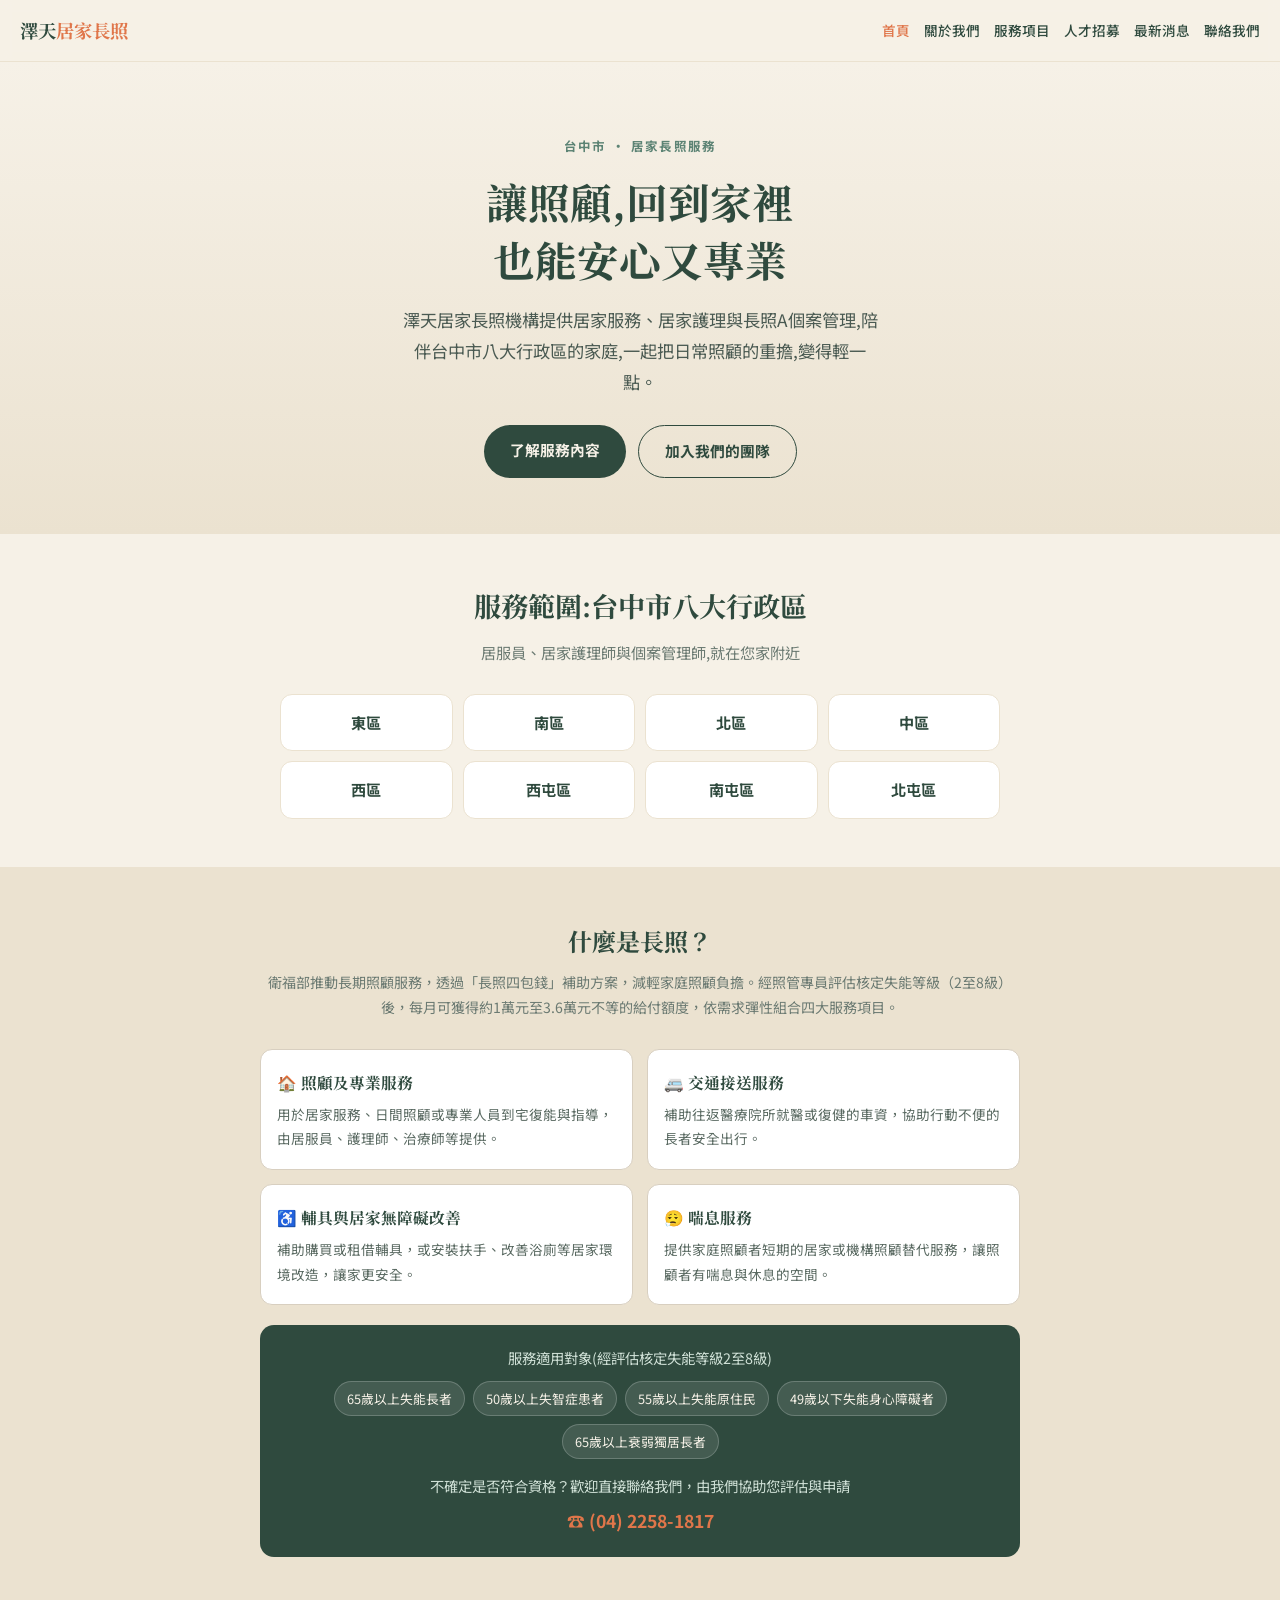
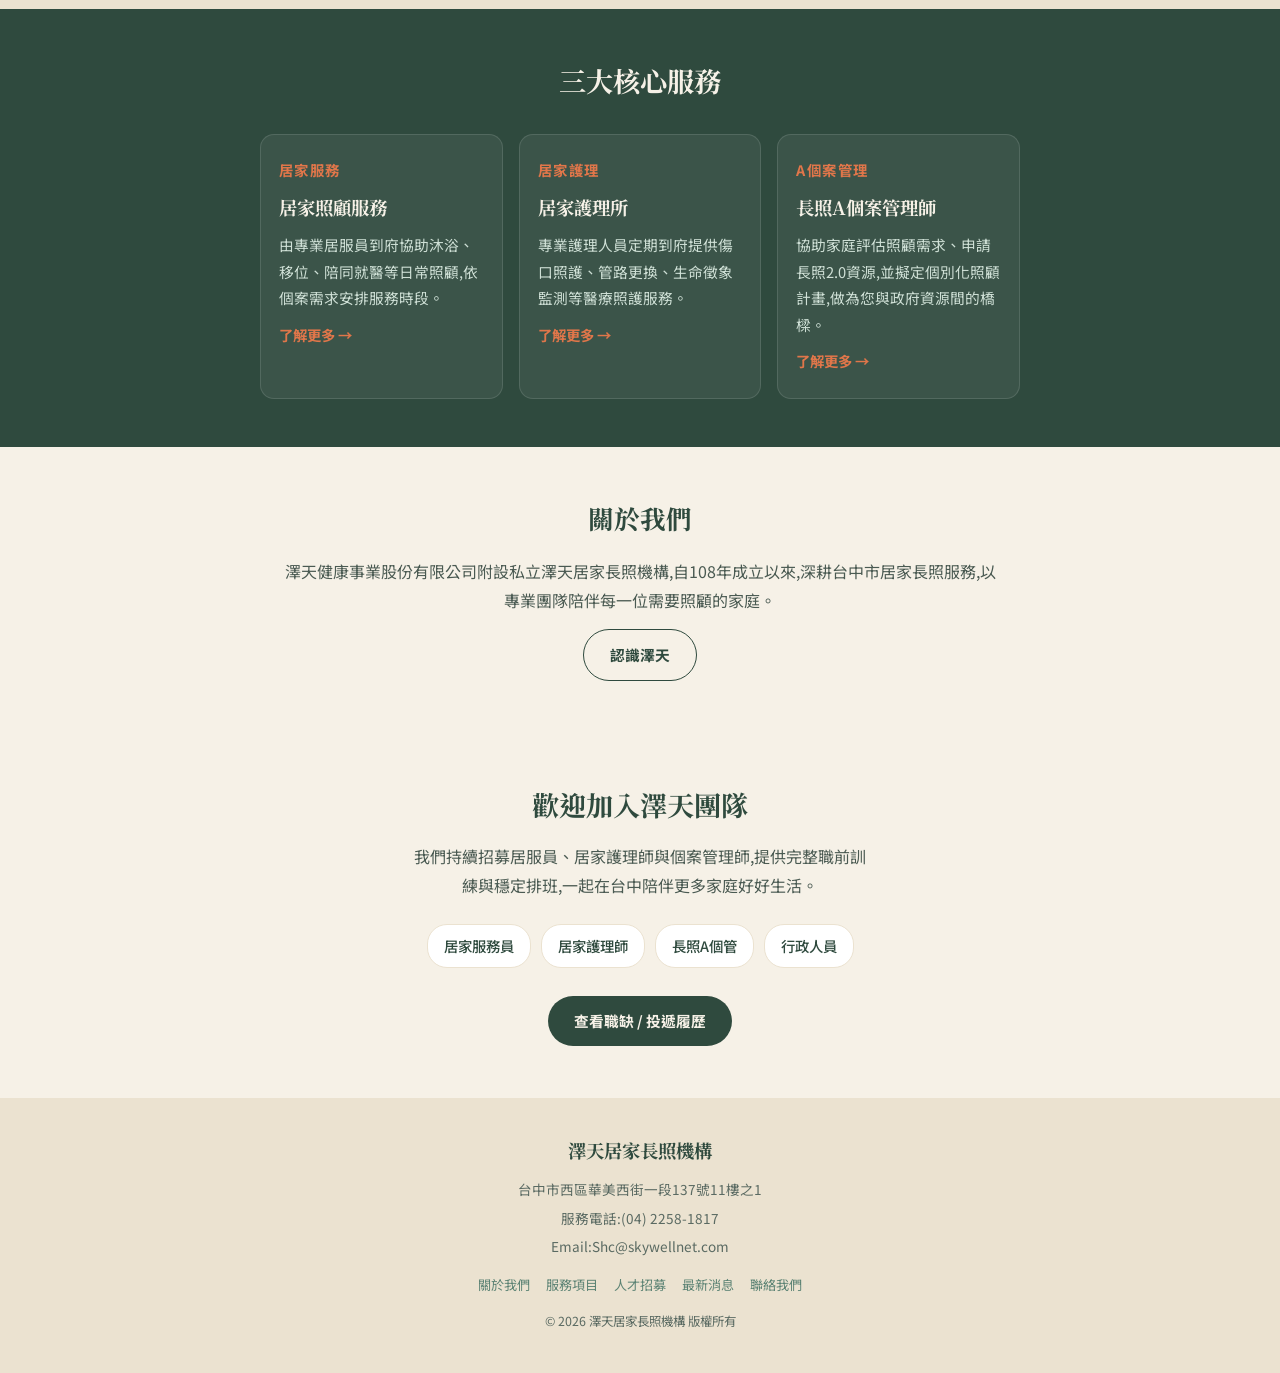
<file: index.html>
<!DOCTYPE html>
<html lang="zh-Hant">
<head>
<meta charset="UTF-8">
<meta name="viewport" content="width=device-width, initial-scale=1.0">
<title>澤天居家長照機構</title>
<link rel="stylesheet" href="styles.css">
<style>
.ltc-section{padding:52px 20px; background:var(--sand-dark);}
.ltc-inner{max-width:760px; margin:0 auto;}
.ltc-section h2{color:var(--green-deep); font-size:1.5rem; margin-bottom:8px; text-align:center;}
.ltc-section .sub{text-align:center; color:#6b7a72; font-size:0.88rem; margin-bottom:28px;}
.ltc-cards{display:grid; gap:14px; grid-template-columns:1fr;}
@media(min-width:640px){.ltc-cards{grid-template-columns:repeat(2,1fr);}}
.ltc-card{background:white; border:1px solid #d8cfc0; border-radius:12px; padding:18px 16px;}
.ltc-card h3{color:var(--green-deep); font-size:0.98rem; margin-bottom:6px;}
.ltc-card p{font-size:0.85rem; color:#5a6a62; margin-bottom:0;}
.ltc-apply{background:var(--green-deep); color:var(--sand); border-radius:14px; padding:20px 22px; margin-top:20px; text-align:center;}
.ltc-apply p{color:#cfe0d6; font-size:0.9rem; margin-bottom:10px;}
.ltc-apply strong{color:var(--coral); font-size:1.1rem;}
.target-list{display:flex; flex-wrap:wrap; gap:8px; margin-top:10px; justify-content:center;}
.target-list span{background:rgba(255,255,255,0.1); border:1px solid rgba(255,255,255,0.2); color:var(--sand); font-size:0.8rem; padding:5px 12px; border-radius:20px;}
</style>
</head>
<body>

<nav>
  <a href="index.html" class="logo">澤天<span>居家長照</span></a>
  <button class="nav-toggle" id="navToggle" aria-label="開啟選單" aria-expanded="false">
    <span></span><span></span><span></span>
  </button>
  <div class="nav-links" id="navLinks">
    <a href="index.html" class="nav-link active">首頁</a>
    <a href="about.html" class="nav-link">關於我們</a>
    <a href="services.html" class="nav-link">服務項目</a>
    <a href="recruit.html" class="nav-link">人才招募</a>
    <a href="news.html" class="nav-link">最新消息</a>
    <a href="contact.html" class="nav-link">聯絡我們</a>
  </div>
</nav>

<section class="hero">
  <span class="eyebrow">台中市 · 居家長照服務</span>
  <h1>讓照顧,回到家裡<br>也能安心又專業</h1>
  <p>澤天居家長照機構提供居家服務、居家護理與長照A個案管理,陪伴台中市八大行政區的家庭,一起把日常照顧的重擔,變得輕一點。</p>
  <div class="btn-row">
    <a href="services.html" class="btn btn-primary">了解服務內容</a>
    <a href="recruit.html" class="btn btn-secondary">加入我們的團隊</a>
  </div>
</section>

<section class="districts">
  <h2>服務範圍:台中市八大行政區</h2>
  <p class="sub">居服員、居家護理師與個案管理師,就在您家附近</p>
  <div class="district-grid">
    <div>東區</div><div>南區</div><div>北區</div><div>中區</div>
    <div>西區</div><div>西屯區</div><div>南屯區</div><div>北屯區</div>
  </div>
</section>

<!-- 什麼是長照 -->
<section class="ltc-section" id="ltc">
  <div class="ltc-inner">
    <h2>什麼是長照？</h2>
    <p class="sub">衛福部推動長期照顧服務，透過「長照四包錢」補助方案，減輕家庭照顧負擔。經照管專員評估核定失能等級（2至8級）後，每月可獲得約1萬元至3.6萬元不等的給付額度，依需求彈性組合四大服務項目。</p>

    <div class="ltc-cards">
      <div class="ltc-card">
        <h3>🏠 照顧及專業服務</h3>
        <p>用於居家服務、日間照顧或專業人員到宅復能與指導，由居服員、護理師、治療師等提供。</p>
      </div>
      <div class="ltc-card">
        <h3>🚐 交通接送服務</h3>
        <p>補助往返醫療院所就醫或復健的車資，協助行動不便的長者安全出行。</p>
      </div>
      <div class="ltc-card">
        <h3>♿ 輔具與居家無障礙改善</h3>
        <p>補助購買或租借輔具，或安裝扶手、改善浴廁等居家環境改造，讓家更安全。</p>
      </div>
      <div class="ltc-card">
        <h3>😮‍💨 喘息服務</h3>
        <p>提供家庭照顧者短期的居家或機構照顧替代服務，讓照顧者有喘息與休息的空間。</p>
      </div>
    </div>

    <div class="ltc-apply">
      <p>服務適用對象(經評估核定失能等級2至8級)</p>
      <div class="target-list">
        <span>65歲以上失能長者</span>
        <span>50歲以上失智症患者</span>
        <span>55歲以上失能原住民</span>
        <span>49歲以下失能身心障礙者</span>
        <span>65歲以上衰弱獨居長者</span>
      </div>
      <p style="margin-top:14px; margin-bottom:4px;">不確定是否符合資格？歡迎直接聯絡我們，由我們協助您評估與申請</p>
      <strong>☎ (04) 2258-1817</strong>
    </div>
  </div>
</section>

<section class="services" id="services">
  <h2>三大核心服務</h2>
  <div class="service-cards">
    <a href="service-homecare.html" class="service-card">
      <div class="num">居家服務</div>
      <h3>居家照顧服務</h3>
      <p>由專業居服員到府協助沐浴、移位、陪同就醫等日常照顧,依個案需求安排服務時段。</p>
      <span class="more">了解更多 →</span>
    </a>
    <a href="service-nursing.html" class="service-card">
      <div class="num">居家護理</div>
      <h3>居家護理所</h3>
      <p>專業護理人員定期到府提供傷口照護、管路更換、生命徵象監測等醫療照護服務。</p>
      <span class="more">了解更多 →</span>
    </a>
    <a href="service-case.html" class="service-card">
      <div class="num">A個案管理</div>
      <h3>長照A個案管理師</h3>
      <p>協助家庭評估照顧需求、申請長照2.0資源,並擬定個別化照顧計畫,做為您與政府資源間的橋樑。</p>
      <span class="more">了解更多 →</span>
    </a>
  </div>
</section>

<section class="content" style="text-align:center;">
  <h2>關於我們</h2>
  <p>澤天健康事業股份有限公司附設私立澤天居家長照機構,自108年成立以來,深耕台中市居家長照服務,以專業團隊陪伴每一位需要照顧的家庭。</p>
  <a href="about.html" class="btn btn-secondary">認識澤天</a>
</section>

<section class="recruit" id="recruit">
  <h2>歡迎加入澤天團隊</h2>
  <p>我們持續招募居服員、居家護理師與個案管理師,提供完整職前訓練與穩定排班,一起在台中陪伴更多家庭好好生活。</p>
  <div class="recruit-tags">
    <span>居家服務員</span>
    <span>居家護理師</span>
    <span>長照A個管</span>
    <span>行政人員</span>
  </div>
  <a href="recruit.html" class="btn btn-primary">查看職缺 / 投遞履歷</a>
</section>

<footer id="contact">
  <div class="logo">澤天居家長照機構</div>
  <div class="info">台中市西區華美西街一段137號11樓之1</div>
  <div class="info">服務電話:(04) 2258-1817</div>
  <div class="info">Email:Shc@skywellnet.com</div>
  <div class="footer-links">
    <a href="about.html">關於我們</a>
    <a href="services.html">服務項目</a>
    <a href="recruit.html">人才招募</a>
    <a href="news.html">最新消息</a>
    <a href="contact.html">聯絡我們</a>
  </div>
  <div class="info" style="margin-top:8px; font-size:0.78rem;">© 2026 澤天居家長照機構 版權所有</div>
</footer>

<script src="main.js"></script>
</body>
</html>
</file>
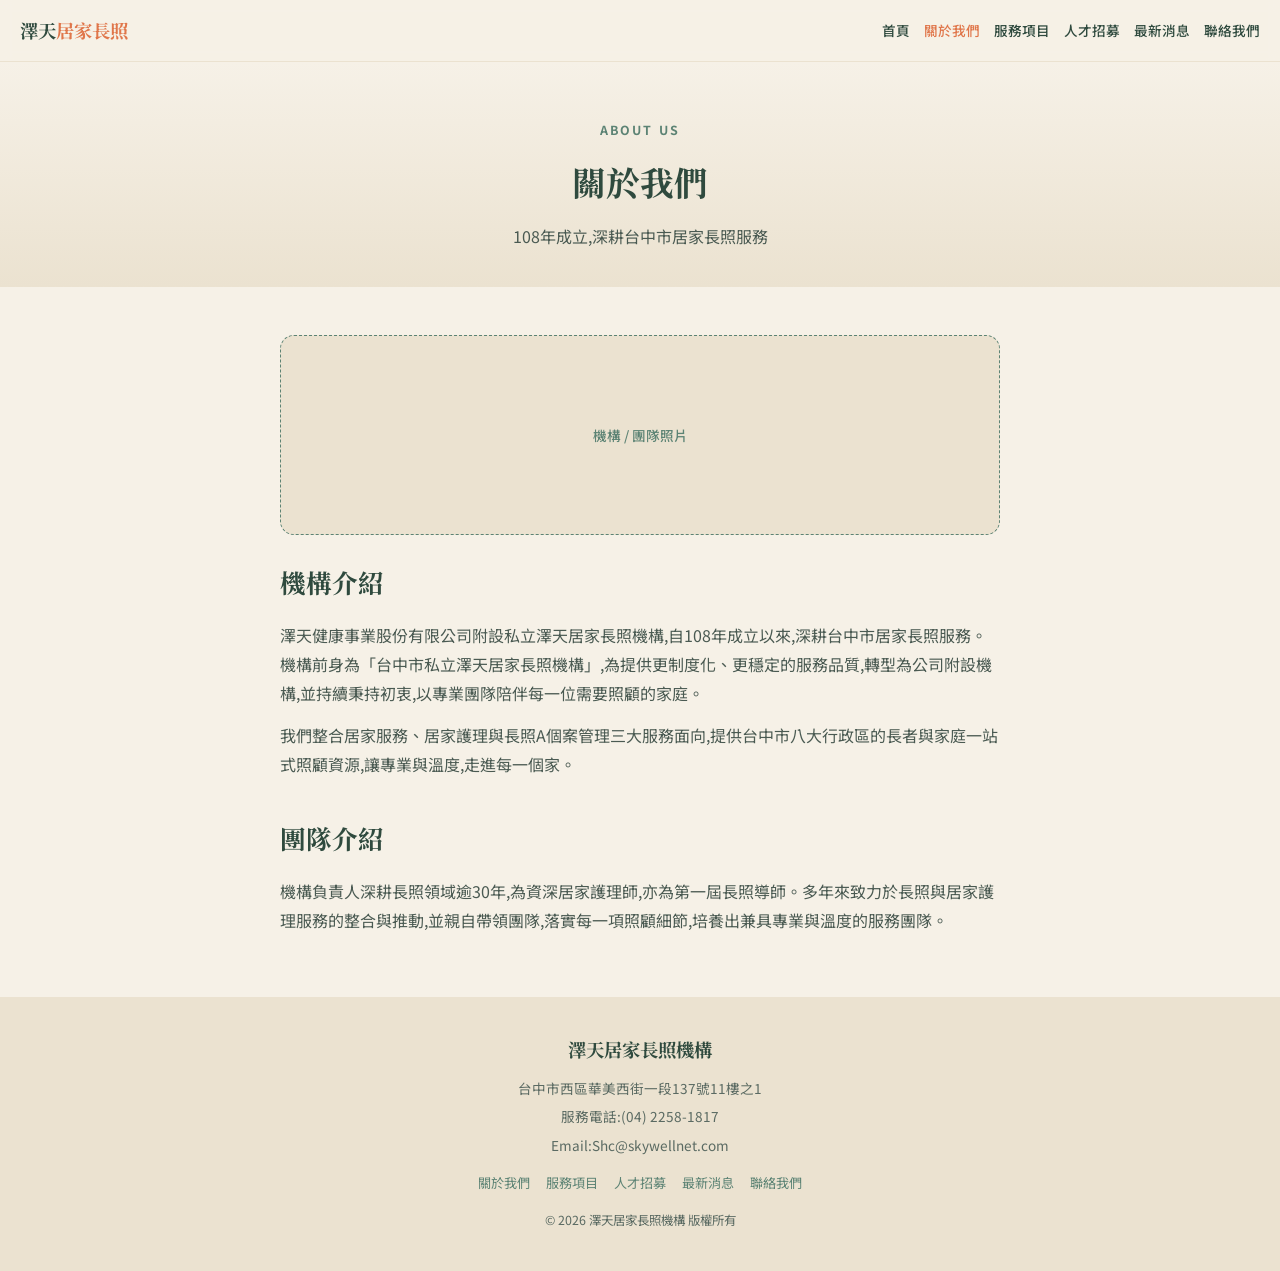
<file: about.html>
<!DOCTYPE html>
<html lang="zh-Hant">
<head>
<meta charset="UTF-8">
<meta name="viewport" content="width=device-width, initial-scale=1.0">
<title>關於我們 | 澤天居家長照機構</title>
<link rel="stylesheet" href="styles.css">
</head>
<body>

<nav>
  <a href="index.html" class="logo">澤天<span>居家長照</span></a>
  <button class="nav-toggle" id="navToggle" aria-label="開啟選單" aria-expanded="false">
    <span></span><span></span><span></span>
  </button>
  <div class="nav-links" id="navLinks">
    <a href="index.html" class="nav-link">首頁</a>
    <a href="about.html" class="nav-link active">關於我們</a>
    <a href="services.html" class="nav-link">服務項目</a>
    <a href="recruit.html" class="nav-link">人才招募</a>
    <a href="news.html" class="nav-link">最新消息</a>
    <a href="contact.html" class="nav-link">聯絡我們</a>
  </div>
</nav>

<section class="page-header">
  <span class="eyebrow">About Us</span>
  <h1>關於我們</h1>
  <p>108年成立,深耕台中市居家長照服務</p>
</section>

<section class="content">
  <div class="photo-placeholder">機構 / 團隊照片</div>

  <h2>機構介紹</h2>
  <p>澤天健康事業股份有限公司附設私立澤天居家長照機構,自108年成立以來,深耕台中市居家長照服務。機構前身為「台中市私立澤天居家長照機構」,為提供更制度化、更穩定的服務品質,轉型為公司附設機構,並持續秉持初衷,以專業團隊陪伴每一位需要照顧的家庭。</p>
  <p>我們整合居家服務、居家護理與長照A個案管理三大服務面向,提供台中市八大行政區的長者與家庭一站式照顧資源,讓專業與溫度,走進每一個家。</p>

  <h2 style="margin-top:36px;">團隊介紹</h2>
  <p>機構負責人深耕長照領域逾30年,為資深居家護理師,亦為第一屆長照導師。多年來致力於長照與居家護理服務的整合與推動,並親自帶領團隊,落實每一項照顧細節,培養出兼具專業與溫度的服務團隊。</p>
</section>

<footer>
  <div class="logo">澤天居家長照機構</div>
  <div class="info">台中市西區華美西街一段137號11樓之1</div>
  <div class="info">服務電話:(04) 2258-1817</div>
  <div class="info">Email:Shc@skywellnet.com</div>
  <div class="footer-links">
    <a href="about.html">關於我們</a>
    <a href="services.html">服務項目</a>
    <a href="recruit.html">人才招募</a>
    <a href="news.html">最新消息</a>
    <a href="contact.html">聯絡我們</a>
  </div>
  <div class="info" style="margin-top:8px; font-size:0.78rem;">© 2026 澤天居家長照機構 版權所有</div>
</footer>

<script src="main.js"></script>
</body>
</html>
</file>
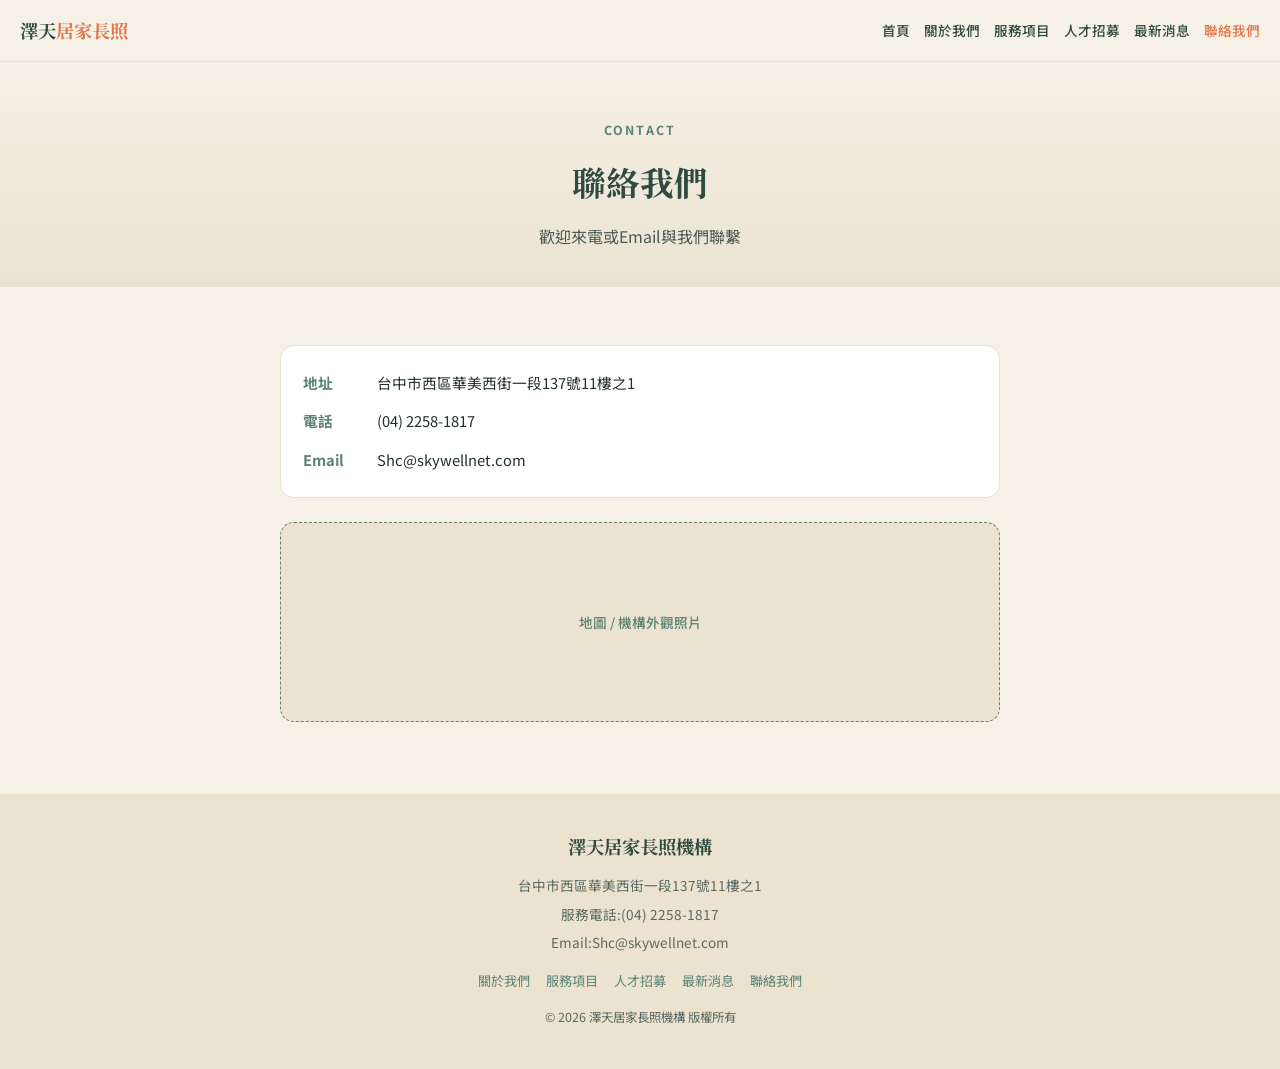
<file: contact.html>
<!DOCTYPE html>
<html lang="zh-Hant">
<head>
<meta charset="UTF-8">
<meta name="viewport" content="width=device-width, initial-scale=1.0">
<title>聯絡我們 | 澤天居家長照機構</title>
<link rel="stylesheet" href="styles.css">
</head>
<body>

<nav>
  <a href="index.html" class="logo">澤天<span>居家長照</span></a>
  <button class="nav-toggle" id="navToggle" aria-label="開啟選單" aria-expanded="false">
    <span></span><span></span><span></span>
  </button>
  <div class="nav-links" id="navLinks">
    <a href="index.html" class="nav-link">首頁</a>
    <a href="about.html" class="nav-link">關於我們</a>
    <a href="services.html" class="nav-link">服務項目</a>
    <a href="recruit.html" class="nav-link">人才招募</a>
    <a href="news.html" class="nav-link">最新消息</a>
    <a href="contact.html" class="nav-link active">聯絡我們</a>
  </div>
</nav>

<section class="page-header">
  <span class="eyebrow">Contact</span>
  <h1>聯絡我們</h1>
  <p>歡迎來電或Email與我們聯繫</p>
</section>

<section class="content">
  <div class="contact-box">
    <div class="row"><span class="label">地址</span><span>台中市西區華美西街一段137號11樓之1</span></div>
    <div class="row"><span class="label">電話</span><span>(04) 2258-1817</span></div>
    <div class="row"><span class="label">Email</span><span>Shc@skywellnet.com</span></div>
  </div>

  <div class="photo-placeholder" style="margin-top:24px;">地圖 / 機構外觀照片</div>
</section>

<footer>
  <div class="logo">澤天居家長照機構</div>
  <div class="info">台中市西區華美西街一段137號11樓之1</div>
  <div class="info">服務電話:(04) 2258-1817</div>
  <div class="info">Email:Shc@skywellnet.com</div>
  <div class="footer-links">
    <a href="about.html">關於我們</a>
    <a href="services.html">服務項目</a>
    <a href="recruit.html">人才招募</a>
    <a href="news.html">最新消息</a>
    <a href="contact.html">聯絡我們</a>
  </div>
  <div class="info" style="margin-top:8px; font-size:0.78rem;">© 2026 澤天居家長照機構 版權所有</div>
</footer>

<script src="main.js"></script>
</body>
</html>
</file>
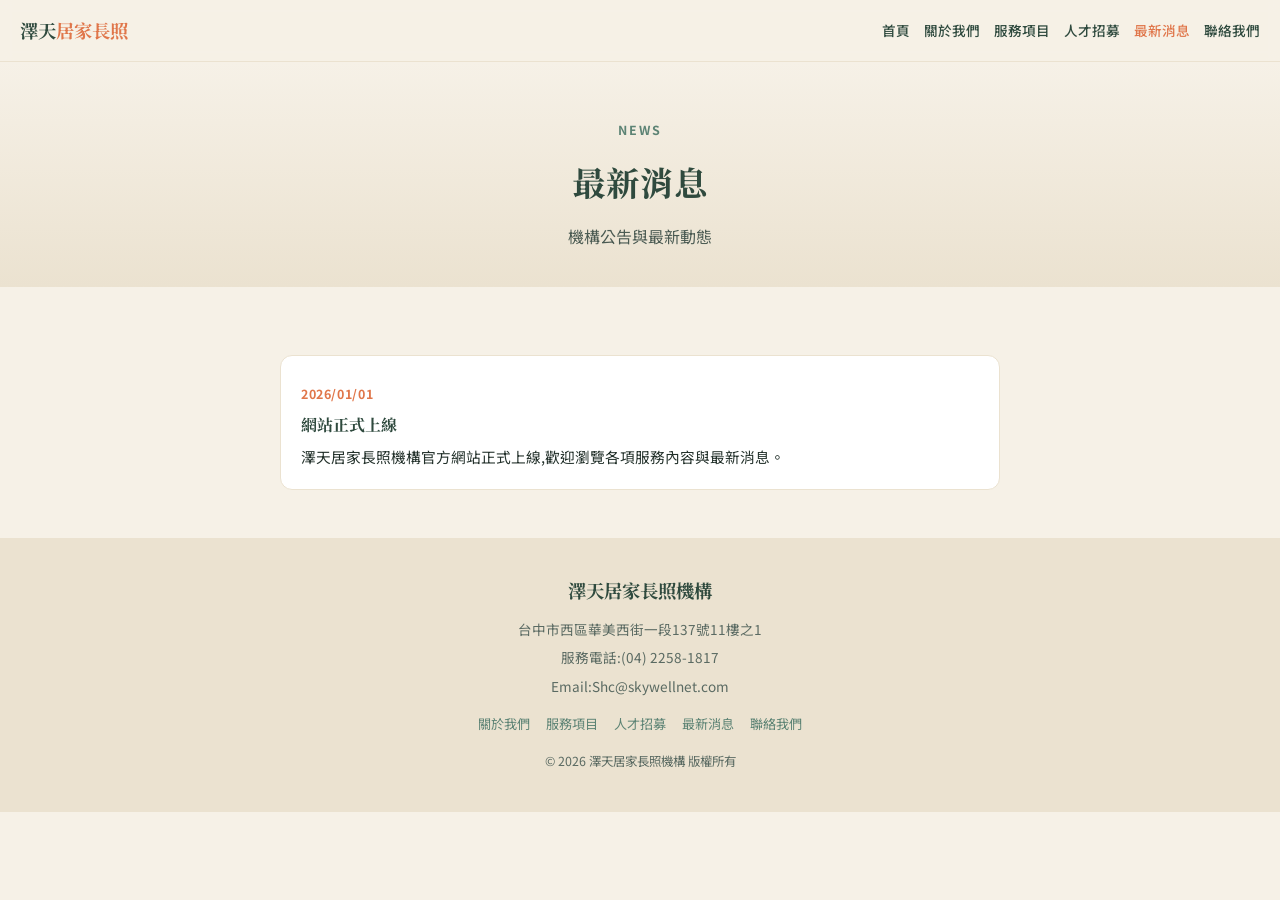
<file: news.html>
<!DOCTYPE html>
<html lang="zh-Hant">
<head>
<meta charset="UTF-8">
<meta name="viewport" content="width=device-width, initial-scale=1.0">
<title>最新消息 | 澤天居家長照機構</title>
<link rel="stylesheet" href="styles.css">
</head>
<body>

<nav>
  <a href="index.html" class="logo">澤天<span>居家長照</span></a>
  <button class="nav-toggle" id="navToggle" aria-label="開啟選單" aria-expanded="false">
    <span></span><span></span><span></span>
  </button>
  <div class="nav-links" id="navLinks">
    <a href="index.html" class="nav-link">首頁</a>
    <a href="about.html" class="nav-link">關於我們</a>
    <a href="services.html" class="nav-link">服務項目</a>
    <a href="recruit.html" class="nav-link">人才招募</a>
    <a href="news.html" class="nav-link active">最新消息</a>
    <a href="contact.html" class="nav-link">聯絡我們</a>
  </div>
</nav>

<section class="page-header">
  <span class="eyebrow">News</span>
  <h1>最新消息</h1>
  <p>機構公告與最新動態</p>
</section>

<section class="content">

  <!--
    ============================================
    自行新增公告說明 (此區塊不會顯示在網頁上)

    要新增一則公告,請複製下方「notice-list」裡
    其中一個 <div class="notice">...</div> 區塊,
    貼在 <div class="notice-list"> 的最上方(第一筆),
    然後修改日期、標題、內容文字即可。

    範例格式:
    <div class="notice">
      <span class="date">2026/06/13</span>
      <h3>公告標題</h3>
      <p>公告內容文字...</p>
    </div>
    ============================================
  -->

  <div class="notice-list">
    <div class="notice">
      <span class="date">2026/01/01</span>
      <h3>網站正式上線</h3>
      <p>澤天居家長照機構官方網站正式上線,歡迎瀏覽各項服務內容與最新消息。</p>
    </div>
  </div>

</section>

<footer>
  <div class="logo">澤天居家長照機構</div>
  <div class="info">台中市西區華美西街一段137號11樓之1</div>
  <div class="info">服務電話:(04) 2258-1817</div>
  <div class="info">Email:Shc@skywellnet.com</div>
  <div class="footer-links">
    <a href="about.html">關於我們</a>
    <a href="services.html">服務項目</a>
    <a href="recruit.html">人才招募</a>
    <a href="news.html">最新消息</a>
    <a href="contact.html">聯絡我們</a>
  </div>
  <div class="info" style="margin-top:8px; font-size:0.78rem;">© 2026 澤天居家長照機構 版權所有</div>
</footer>

<script src="main.js"></script>
</body>
</html>
</file>
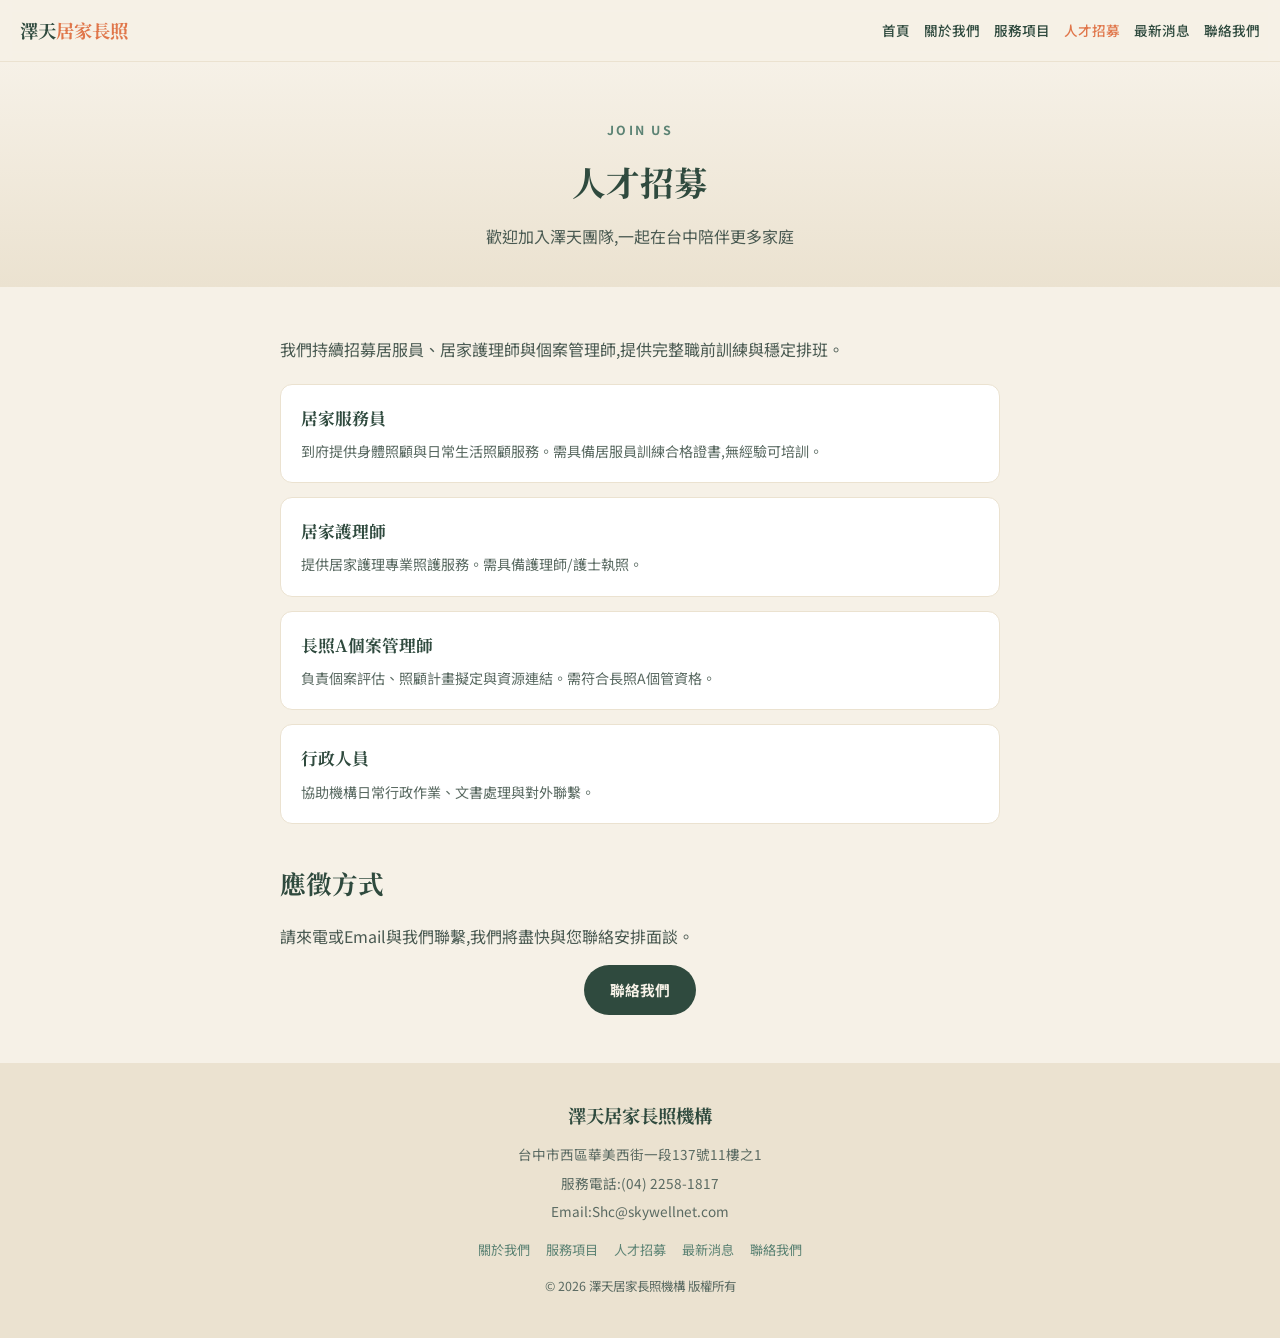
<file: recruit.html>
<!DOCTYPE html>
<html lang="zh-Hant">
<head>
<meta charset="UTF-8">
<meta name="viewport" content="width=device-width, initial-scale=1.0">
<title>人才招募 | 澤天居家長照機構</title>
<link rel="stylesheet" href="styles.css">
</head>
<body>

<nav>
  <a href="index.html" class="logo">澤天<span>居家長照</span></a>
  <button class="nav-toggle" id="navToggle" aria-label="開啟選單" aria-expanded="false">
    <span></span><span></span><span></span>
  </button>
  <div class="nav-links" id="navLinks">
    <a href="index.html" class="nav-link">首頁</a>
    <a href="about.html" class="nav-link">關於我們</a>
    <a href="services.html" class="nav-link">服務項目</a>
    <a href="recruit.html" class="nav-link active">人才招募</a>
    <a href="news.html" class="nav-link">最新消息</a>
    <a href="contact.html" class="nav-link">聯絡我們</a>
  </div>
</nav>

<section class="page-header">
  <span class="eyebrow">Join Us</span>
  <h1>人才招募</h1>
  <p>歡迎加入澤天團隊,一起在台中陪伴更多家庭</p>
</section>

<section class="content">
  <p>我們持續招募居服員、居家護理師與個案管理師,提供完整職前訓練與穩定排班。</p>

  <div class="job-list">
    <div class="job-card">
      <h3>居家服務員</h3>
      <p>到府提供身體照顧與日常生活照顧服務。需具備居服員訓練合格證書,無經驗可培訓。</p>
    </div>
    <div class="job-card">
      <h3>居家護理師</h3>
      <p>提供居家護理專業照護服務。需具備護理師/護士執照。</p>
    </div>
    <div class="job-card">
      <h3>長照A個案管理師</h3>
      <p>負責個案評估、照顧計畫擬定與資源連結。需符合長照A個管資格。</p>
    </div>
    <div class="job-card">
      <h3>行政人員</h3>
      <p>協助機構日常行政作業、文書處理與對外聯繫。</p>
    </div>
  </div>

  <h2 style="margin-top:36px;">應徵方式</h2>
  <p>請來電或Email與我們聯繫,我們將盡快與您聯絡安排面談。</p>

  <div class="btn-row" style="margin-top:12px;">
    <a href="contact.html" class="btn btn-primary">聯絡我們</a>
  </div>
</section>

<footer>
  <div class="logo">澤天居家長照機構</div>
  <div class="info">台中市西區華美西街一段137號11樓之1</div>
  <div class="info">服務電話:(04) 2258-1817</div>
  <div class="info">Email:Shc@skywellnet.com</div>
  <div class="footer-links">
    <a href="about.html">關於我們</a>
    <a href="services.html">服務項目</a>
    <a href="recruit.html">人才招募</a>
    <a href="news.html">最新消息</a>
    <a href="contact.html">聯絡我們</a>
  </div>
  <div class="info" style="margin-top:8px; font-size:0.78rem;">© 2026 澤天居家長照機構 版權所有</div>
</footer>

<script src="main.js"></script>
</body>
</html>
</file>
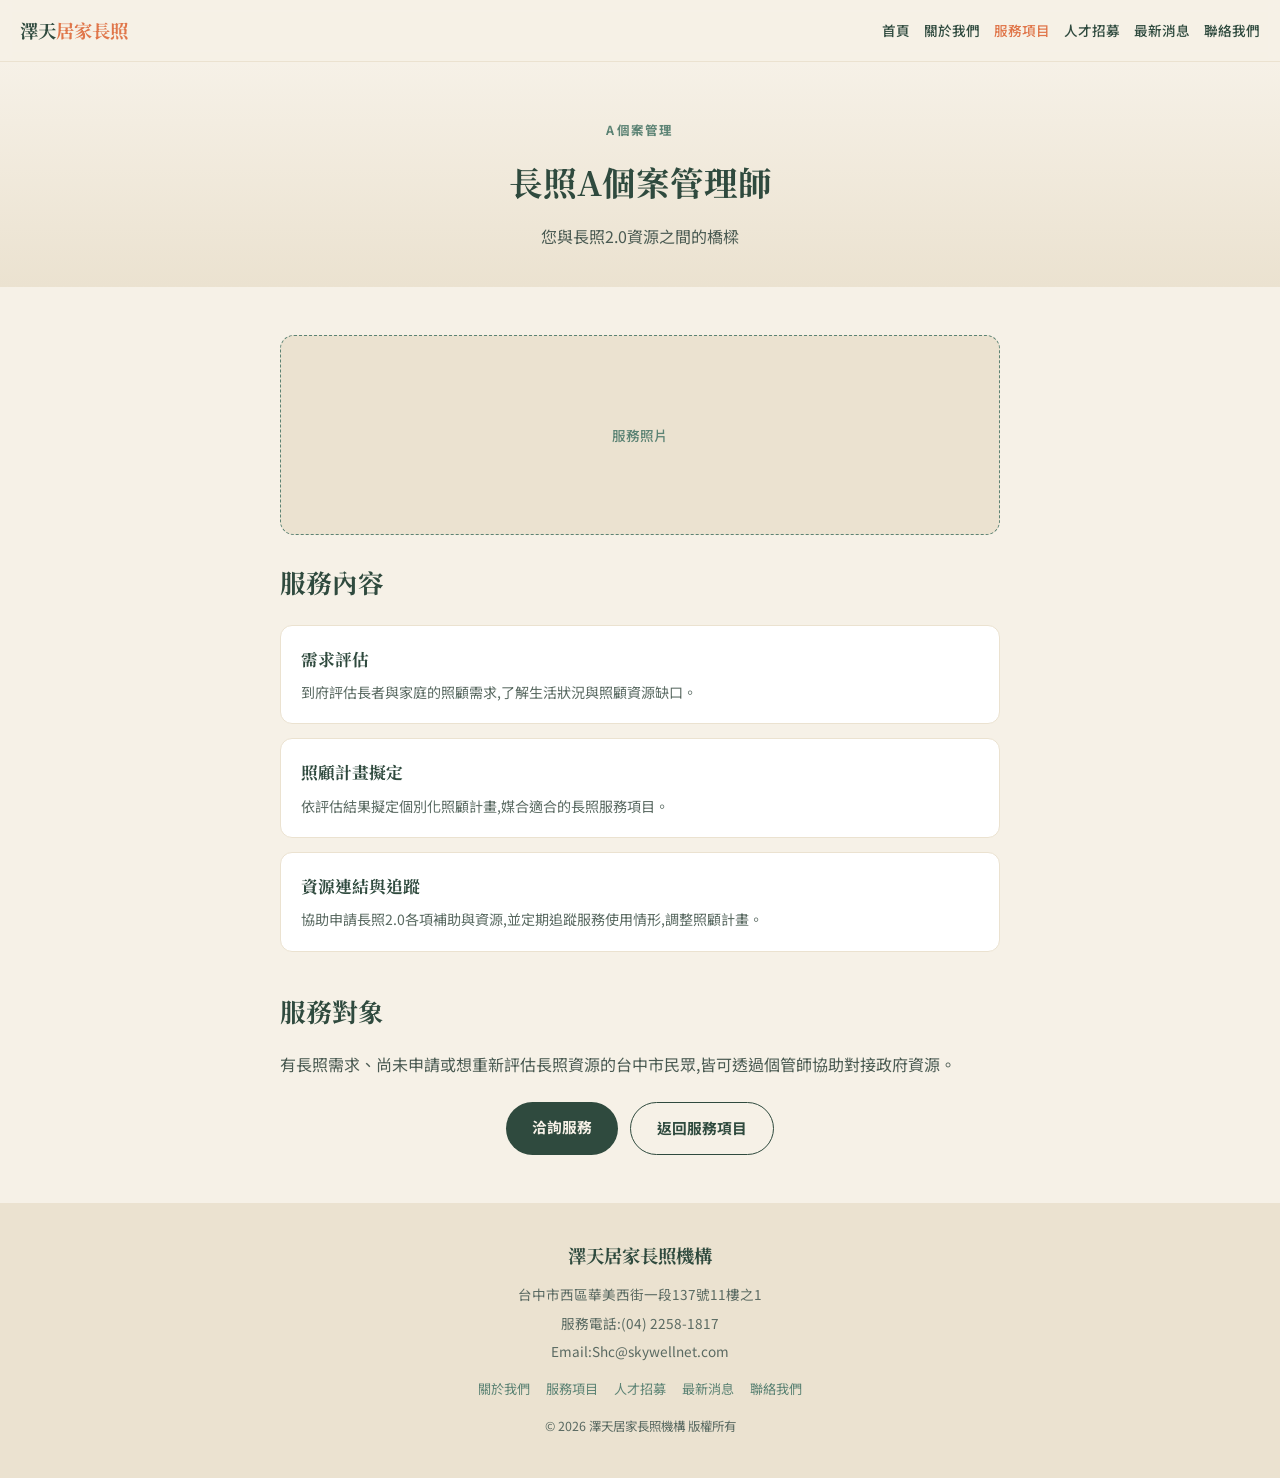
<file: service-case.html>
<!DOCTYPE html>
<html lang="zh-Hant">
<head>
<meta charset="UTF-8">
<meta name="viewport" content="width=device-width, initial-scale=1.0">
<title>長照A個案管理師 | 澤天居家長照機構</title>
<link rel="stylesheet" href="styles.css">
</head>
<body>

<nav>
  <a href="index.html" class="logo">澤天<span>居家長照</span></a>
  <button class="nav-toggle" id="navToggle" aria-label="開啟選單" aria-expanded="false">
    <span></span><span></span><span></span>
  </button>
  <div class="nav-links" id="navLinks">
    <a href="index.html" class="nav-link">首頁</a>
    <a href="about.html" class="nav-link">關於我們</a>
    <a href="services.html" class="nav-link active">服務項目</a>
    <a href="recruit.html" class="nav-link">人才招募</a>
    <a href="news.html" class="nav-link">最新消息</a>
    <a href="contact.html" class="nav-link">聯絡我們</a>
  </div>
</nav>

<section class="page-header">
  <span class="eyebrow">A個案管理</span>
  <h1>長照A個案管理師</h1>
  <p>您與長照2.0資源之間的橋樑</p>
</section>

<section class="content">
  <div class="photo-placeholder">服務照片</div>

  <h2>服務內容</h2>
  <div class="job-list">
    <div class="job-card">
      <h3>需求評估</h3>
      <p>到府評估長者與家庭的照顧需求,了解生活狀況與照顧資源缺口。</p>
    </div>
    <div class="job-card">
      <h3>照顧計畫擬定</h3>
      <p>依評估結果擬定個別化照顧計畫,媒合適合的長照服務項目。</p>
    </div>
    <div class="job-card">
      <h3>資源連結與追蹤</h3>
      <p>協助申請長照2.0各項補助與資源,並定期追蹤服務使用情形,調整照顧計畫。</p>
    </div>
  </div>

  <h2 style="margin-top:36px;">服務對象</h2>
  <p>有長照需求、尚未申請或想重新評估長照資源的台中市民眾,皆可透過個管師協助對接政府資源。</p>

  <div class="btn-row" style="margin-top:24px;">
    <a href="contact.html" class="btn btn-primary">洽詢服務</a>
    <a href="services.html" class="btn btn-secondary">返回服務項目</a>
  </div>
</section>

<footer>
  <div class="logo">澤天居家長照機構</div>
  <div class="info">台中市西區華美西街一段137號11樓之1</div>
  <div class="info">服務電話:(04) 2258-1817</div>
  <div class="info">Email:Shc@skywellnet.com</div>
  <div class="footer-links">
    <a href="about.html">關於我們</a>
    <a href="services.html">服務項目</a>
    <a href="recruit.html">人才招募</a>
    <a href="news.html">最新消息</a>
    <a href="contact.html">聯絡我們</a>
  </div>
  <div class="info" style="margin-top:8px; font-size:0.78rem;">© 2026 澤天居家長照機構 版權所有</div>
</footer>

<script src="main.js"></script>
</body>
</html>
</file>
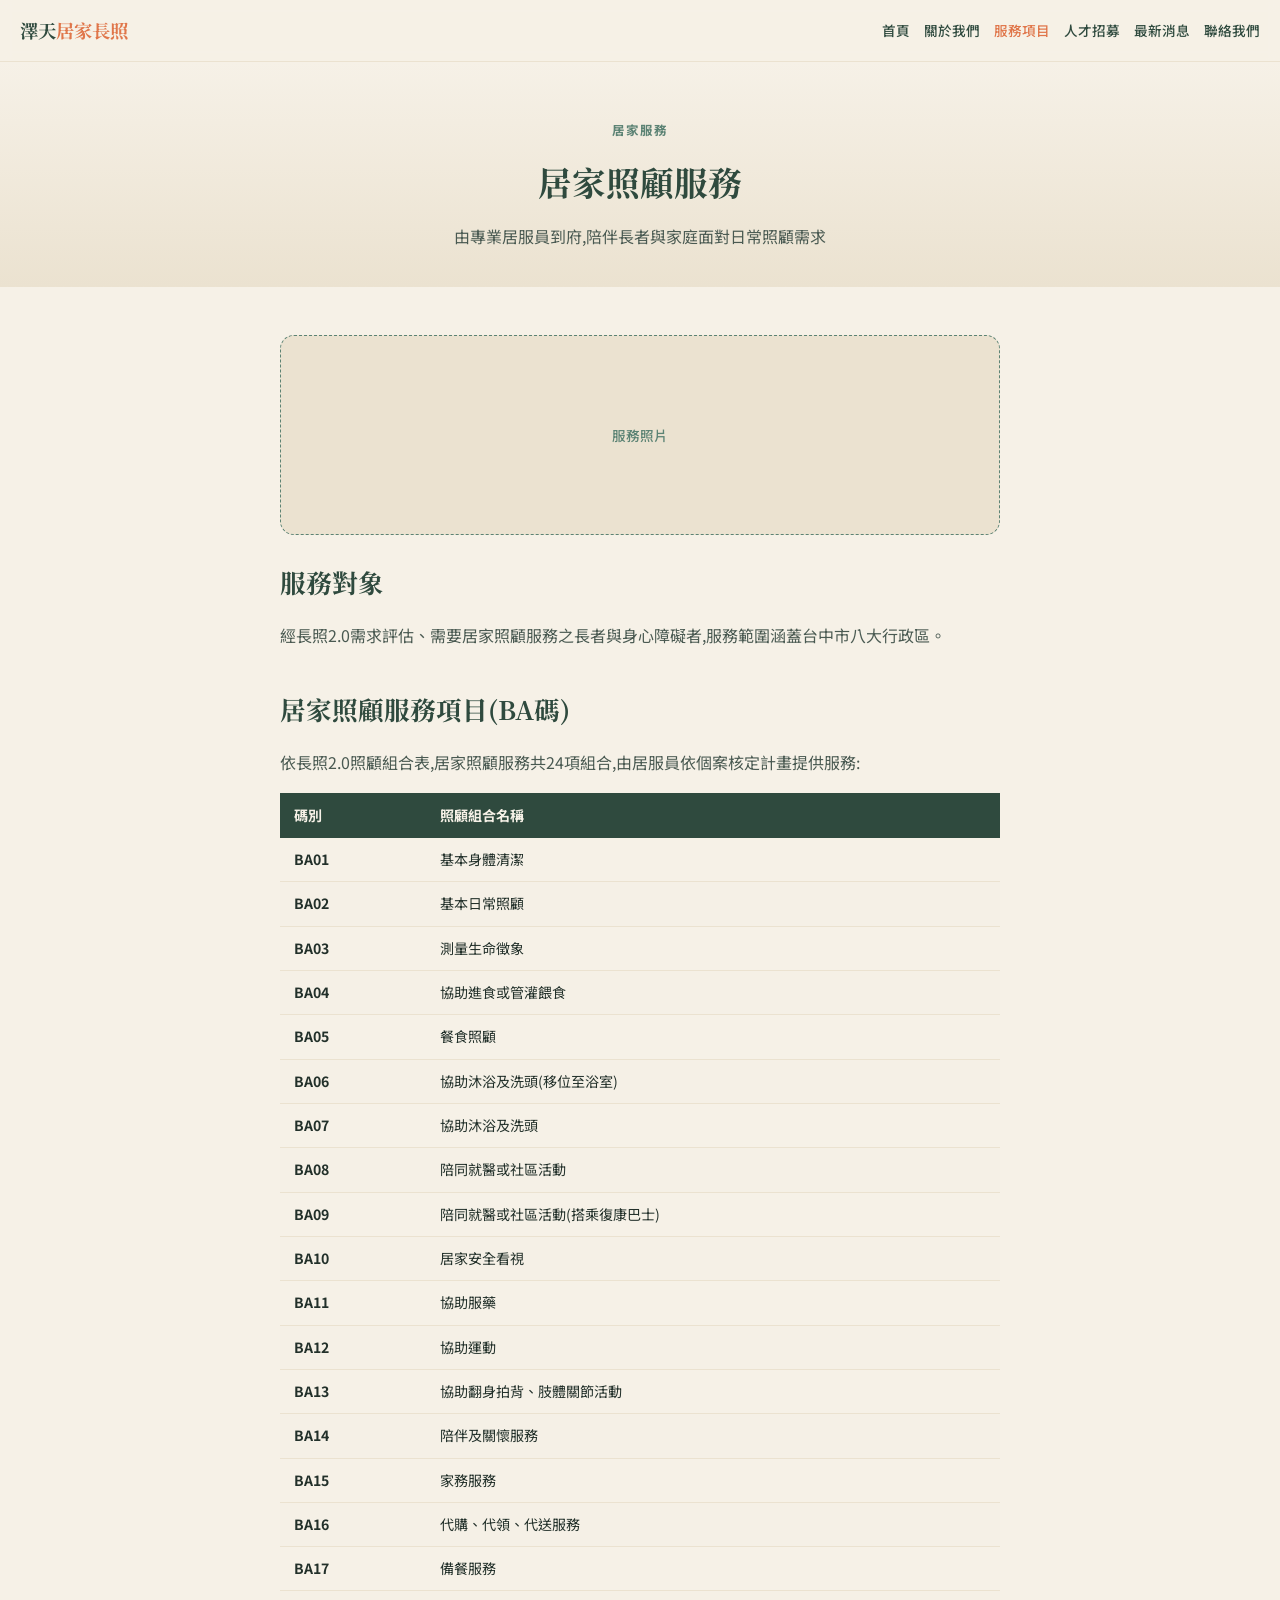
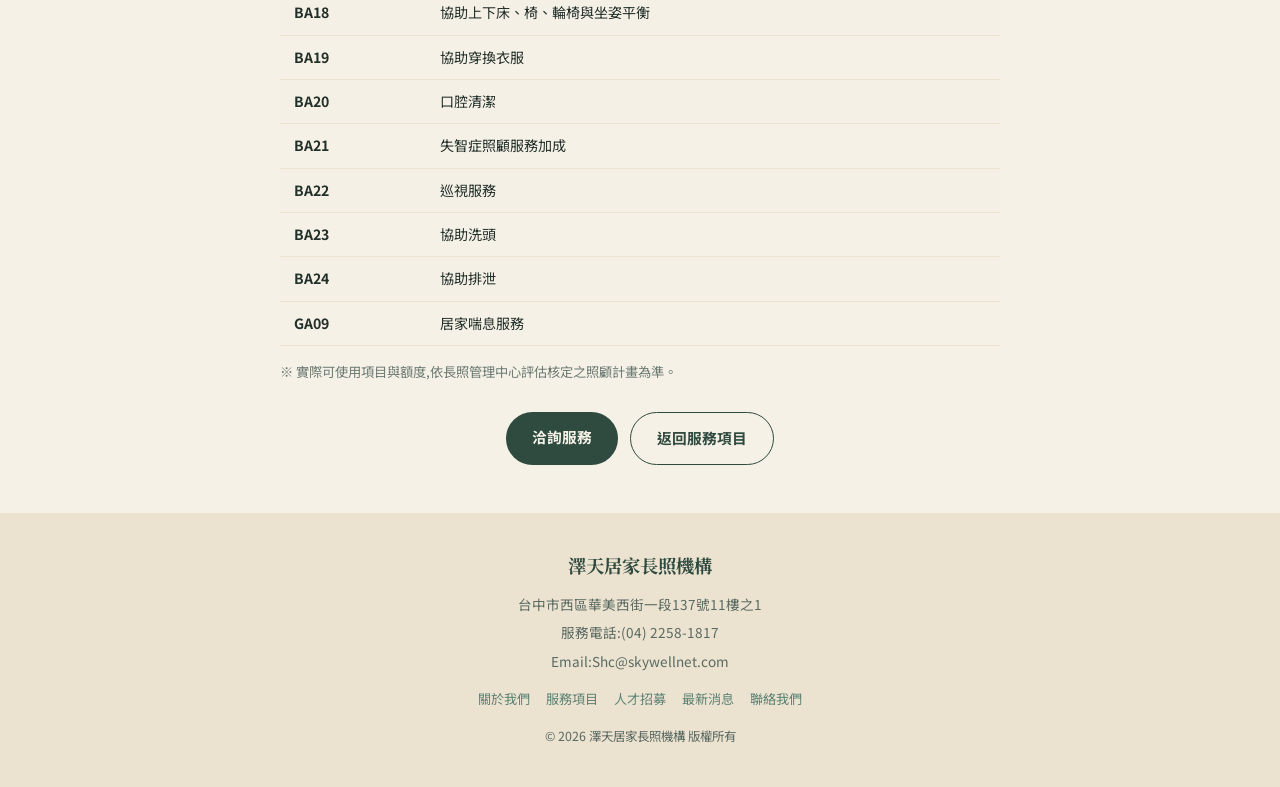
<file: service-homecare.html>
<!DOCTYPE html>
<html lang="zh-Hant">
<head>
<meta charset="UTF-8">
<meta name="viewport" content="width=device-width, initial-scale=1.0">
<title>居家照顧服務 | 澤天居家長照機構</title>
<link rel="stylesheet" href="styles.css">
<style>
.ba-table{width:100%; border-collapse:collapse; margin-top:16px; font-size:0.88rem;}
.ba-table th{background:var(--green-deep); color:var(--sand); padding:10px 14px; text-align:left; font-weight:700;}
.ba-table td{padding:9px 14px; border-bottom:1px solid var(--sand-dark); color:var(--ink);}
.ba-table tr:nth-child(even) td{background:rgba(246,241,231,0.6);}
.ba-table tr:hover td{background:var(--sand-dark);}
.ba-code{font-weight:700; color:var(--coral); white-space:nowrap;}
</style>
</head>
<body>

<nav>
  <a href="index.html" class="logo">澤天<span>居家長照</span></a>
  <button class="nav-toggle" id="navToggle" aria-label="開啟選單" aria-expanded="false">
    <span></span><span></span><span></span>
  </button>
  <div class="nav-links" id="navLinks">
    <a href="index.html" class="nav-link">首頁</a>
    <a href="about.html" class="nav-link">關於我們</a>
    <a href="services.html" class="nav-link active">服務項目</a>
    <a href="recruit.html" class="nav-link">人才招募</a>
    <a href="news.html" class="nav-link">最新消息</a>
    <a href="contact.html" class="nav-link">聯絡我們</a>
  </div>
</nav>

<section class="page-header">
  <span class="eyebrow">居家服務</span>
  <h1>居家照顧服務</h1>
  <p>由專業居服員到府,陪伴長者與家庭面對日常照顧需求</p>
</section>

<section class="content">
  <div class="photo-placeholder">服務照片</div>

  <h2>服務對象</h2>
  <p>經長照2.0需求評估、需要居家照顧服務之長者與身心障礙者,服務範圍涵蓋台中市八大行政區。</p>

  <h2 style="margin-top:36px;">居家照顧服務項目(BA碼)</h2>
  <p>依長照2.0照顧組合表,居家照顧服務共24項組合,由居服員依個案核定計畫提供服務:</p>

  <table class="ba-table">
    <thead>
      <tr><th>碼別</th><th>照顧組合名稱</th></tr>
    </thead>
    <tbody>
      <tr><td class="ba-code">BA01</td><td>基本身體清潔</td></tr>
      <tr><td class="ba-code">BA02</td><td>基本日常照顧</td></tr>
      <tr><td class="ba-code">BA03</td><td>測量生命徵象</td></tr>
      <tr><td class="ba-code">BA04</td><td>協助進食或管灌餵食</td></tr>
      <tr><td class="ba-code">BA05</td><td>餐食照顧</td></tr>
      <tr><td class="ba-code">BA06</td><td>協助沐浴及洗頭(移位至浴室)</td></tr>
      <tr><td class="ba-code">BA07</td><td>協助沐浴及洗頭</td></tr>
      <tr><td class="ba-code">BA08</td><td>陪同就醫或社區活動</td></tr>
      <tr><td class="ba-code">BA09</td><td>陪同就醫或社區活動(搭乘復康巴士)</td></tr>
      <tr><td class="ba-code">BA10</td><td>居家安全看視</td></tr>
      <tr><td class="ba-code">BA11</td><td>協助服藥</td></tr>
      <tr><td class="ba-code">BA12</td><td>協助運動</td></tr>
      <tr><td class="ba-code">BA13</td><td>協助翻身拍背、肢體關節活動</td></tr>
      <tr><td class="ba-code">BA14</td><td>陪伴及關懷服務</td></tr>
      <tr><td class="ba-code">BA15</td><td>家務服務</td></tr>
      <tr><td class="ba-code">BA16</td><td>代購、代領、代送服務</td></tr>
      <tr><td class="ba-code">BA17</td><td>備餐服務</td></tr>
      <tr><td class="ba-code">BA18</td><td>協助上下床、椅、輪椅與坐姿平衡</td></tr>
      <tr><td class="ba-code">BA19</td><td>協助穿換衣服</td></tr>
      <tr><td class="ba-code">BA20</td><td>口腔清潔</td></tr>
      <tr><td class="ba-code">BA21</td><td>失智症照顧服務加成</td></tr>
      <tr><td class="ba-code">BA22</td><td>巡視服務</td></tr>
      <tr><td class="ba-code">BA23</td><td>協助洗頭</td></tr>
      <tr><td class="ba-code">BA24</td><td>協助排泄</td></tr>
      <tr><td class="ba-code">GA09</td><td>居家喘息服務</td></tr>
    </tbody>
  </table>

  <p style="margin-top:14px; font-size:0.83rem; color:#6b7a72;">※ 實際可使用項目與額度,依長照管理中心評估核定之照顧計畫為準。</p>

  <div class="btn-row" style="margin-top:28px;">
    <a href="contact.html" class="btn btn-primary">洽詢服務</a>
    <a href="services.html" class="btn btn-secondary">返回服務項目</a>
  </div>
</section>

<footer>
  <div class="logo">澤天居家長照機構</div>
  <div class="info">台中市西區華美西街一段137號11樓之1</div>
  <div class="info">服務電話:(04) 2258-1817</div>
  <div class="info">Email:Shc@skywellnet.com</div>
  <div class="footer-links">
    <a href="about.html">關於我們</a>
    <a href="services.html">服務項目</a>
    <a href="recruit.html">人才招募</a>
    <a href="news.html">最新消息</a>
    <a href="contact.html">聯絡我們</a>
  </div>
  <div class="info" style="margin-top:8px; font-size:0.78rem;">© 2026 澤天居家長照機構 版權所有</div>
</footer>

<script src="main.js"></script>
</body>
</html>
</file>
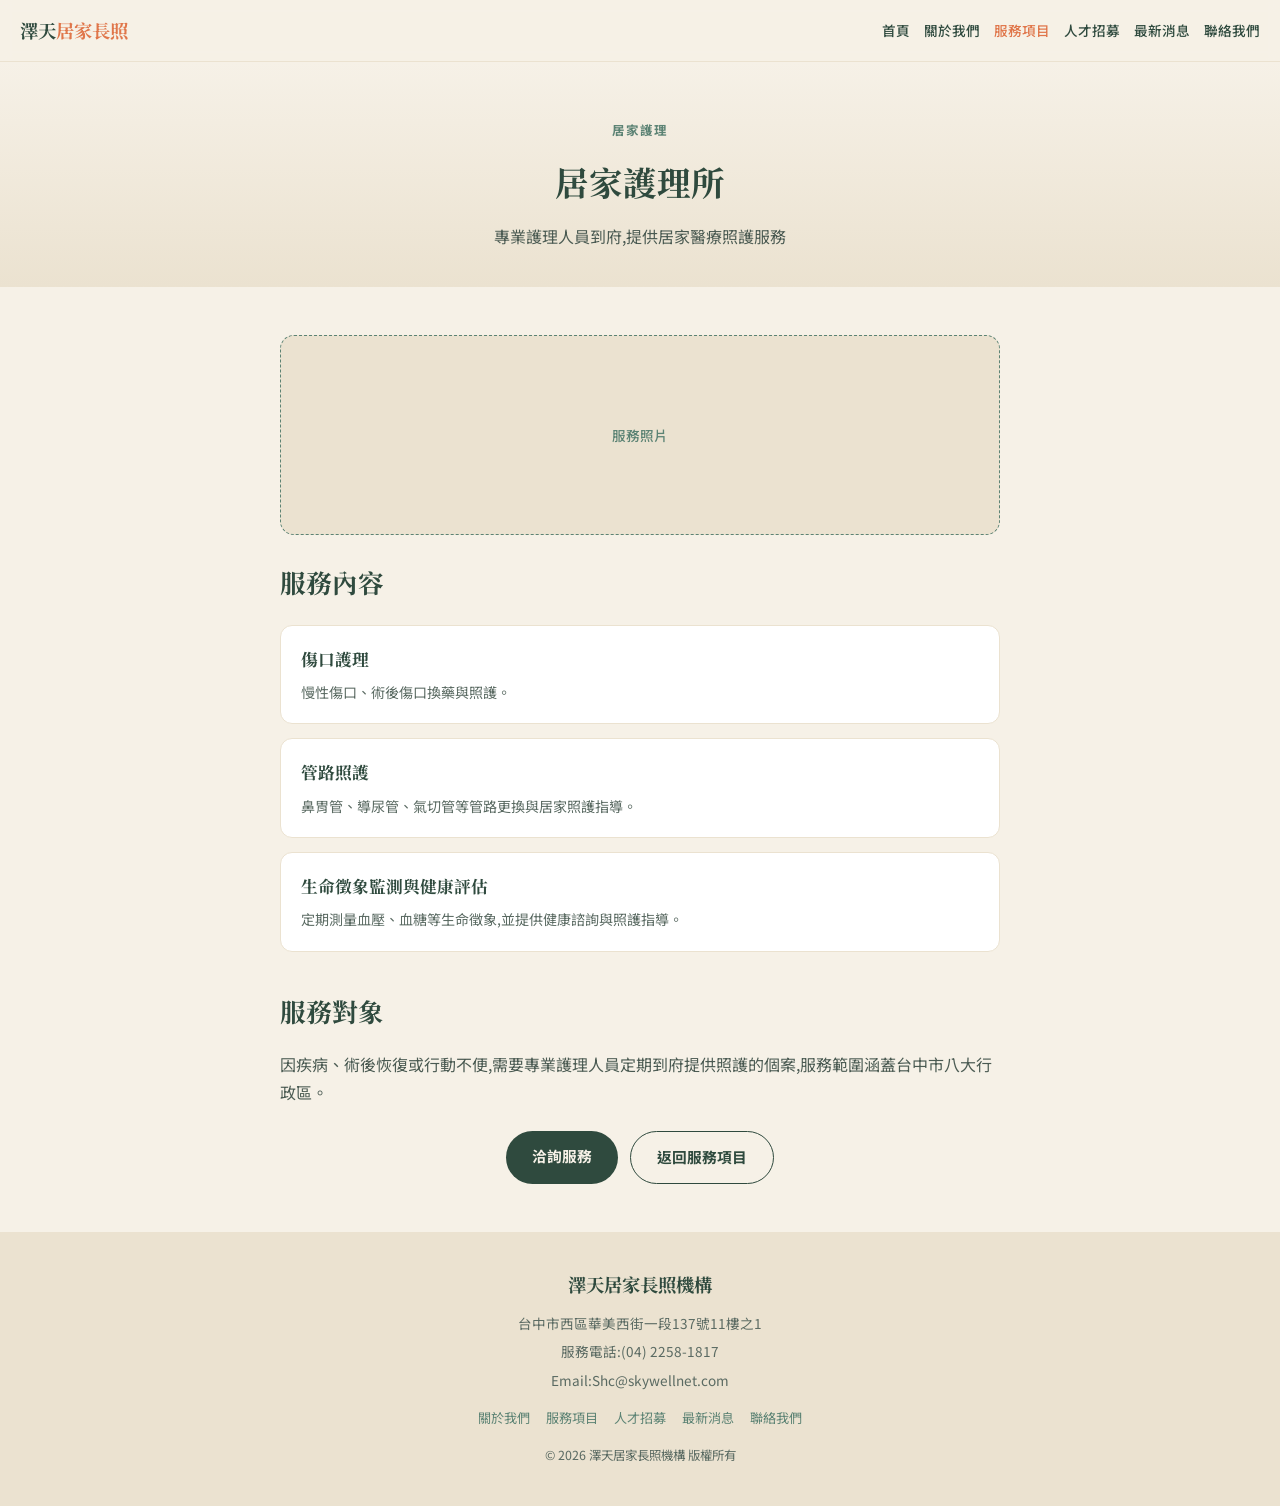
<file: service-nursing.html>
<!DOCTYPE html>
<html lang="zh-Hant">
<head>
<meta charset="UTF-8">
<meta name="viewport" content="width=device-width, initial-scale=1.0">
<title>居家護理所 | 澤天居家長照機構</title>
<link rel="stylesheet" href="styles.css">
</head>
<body>

<nav>
  <a href="index.html" class="logo">澤天<span>居家長照</span></a>
  <button class="nav-toggle" id="navToggle" aria-label="開啟選單" aria-expanded="false">
    <span></span><span></span><span></span>
  </button>
  <div class="nav-links" id="navLinks">
    <a href="index.html" class="nav-link">首頁</a>
    <a href="about.html" class="nav-link">關於我們</a>
    <a href="services.html" class="nav-link active">服務項目</a>
    <a href="recruit.html" class="nav-link">人才招募</a>
    <a href="news.html" class="nav-link">最新消息</a>
    <a href="contact.html" class="nav-link">聯絡我們</a>
  </div>
</nav>

<section class="page-header">
  <span class="eyebrow">居家護理</span>
  <h1>居家護理所</h1>
  <p>專業護理人員到府,提供居家醫療照護服務</p>
</section>

<section class="content">
  <div class="photo-placeholder">服務照片</div>

  <h2>服務內容</h2>
  <div class="job-list">
    <div class="job-card">
      <h3>傷口護理</h3>
      <p>慢性傷口、術後傷口換藥與照護。</p>
    </div>
    <div class="job-card">
      <h3>管路照護</h3>
      <p>鼻胃管、導尿管、氣切管等管路更換與居家照護指導。</p>
    </div>
    <div class="job-card">
      <h3>生命徵象監測與健康評估</h3>
      <p>定期測量血壓、血糖等生命徵象,並提供健康諮詢與照護指導。</p>
    </div>
  </div>

  <h2 style="margin-top:36px;">服務對象</h2>
  <p>因疾病、術後恢復或行動不便,需要專業護理人員定期到府提供照護的個案,服務範圍涵蓋台中市八大行政區。</p>

  <div class="btn-row" style="margin-top:24px;">
    <a href="contact.html" class="btn btn-primary">洽詢服務</a>
    <a href="services.html" class="btn btn-secondary">返回服務項目</a>
  </div>
</section>

<footer>
  <div class="logo">澤天居家長照機構</div>
  <div class="info">台中市西區華美西街一段137號11樓之1</div>
  <div class="info">服務電話:(04) 2258-1817</div>
  <div class="info">Email:Shc@skywellnet.com</div>
  <div class="footer-links">
    <a href="about.html">關於我們</a>
    <a href="services.html">服務項目</a>
    <a href="recruit.html">人才招募</a>
    <a href="news.html">最新消息</a>
    <a href="contact.html">聯絡我們</a>
  </div>
  <div class="info" style="margin-top:8px; font-size:0.78rem;">© 2026 澤天居家長照機構 版權所有</div>
</footer>

<script src="main.js"></script>
</body>
</html>
</file>
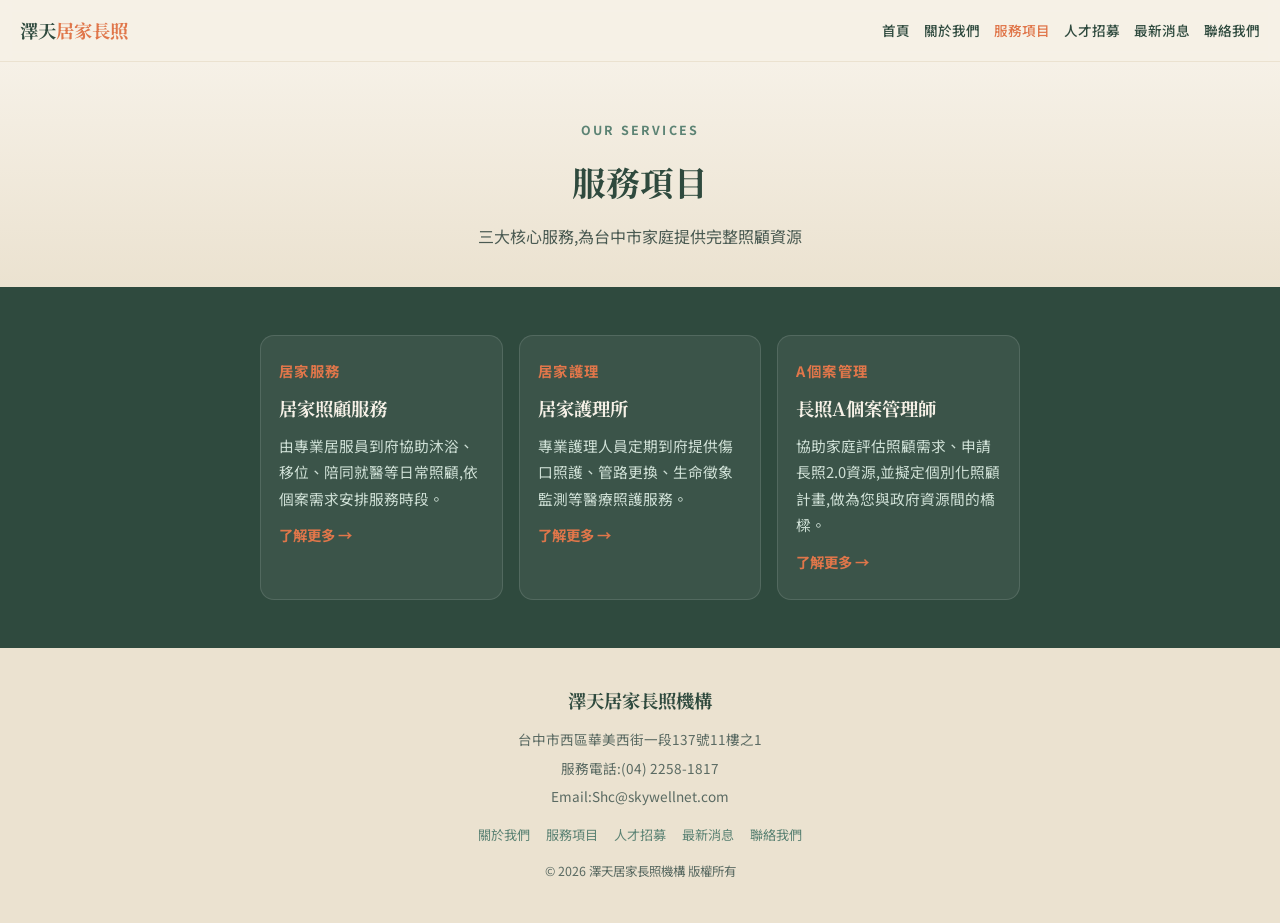
<file: services.html>
<!DOCTYPE html>
<html lang="zh-Hant">
<head>
<meta charset="UTF-8">
<meta name="viewport" content="width=device-width, initial-scale=1.0">
<title>服務項目 | 澤天居家長照機構</title>
<link rel="stylesheet" href="styles.css">
</head>
<body>

<nav>
  <a href="index.html" class="logo">澤天<span>居家長照</span></a>
  <button class="nav-toggle" id="navToggle" aria-label="開啟選單" aria-expanded="false">
    <span></span><span></span><span></span>
  </button>
  <div class="nav-links" id="navLinks">
    <a href="index.html" class="nav-link">首頁</a>
    <a href="about.html" class="nav-link">關於我們</a>
    <a href="services.html" class="nav-link active">服務項目</a>
    <a href="recruit.html" class="nav-link">人才招募</a>
    <a href="news.html" class="nav-link">最新消息</a>
    <a href="contact.html" class="nav-link">聯絡我們</a>
  </div>
</nav>

<section class="page-header">
  <span class="eyebrow">Our Services</span>
  <h1>服務項目</h1>
  <p>三大核心服務,為台中市家庭提供完整照顧資源</p>
</section>

<section class="services" id="services" style="padding-top:48px;">
  <div class="service-cards">
    <a href="service-homecare.html" class="service-card">
      <div class="num">居家服務</div>
      <h3>居家照顧服務</h3>
      <p>由專業居服員到府協助沐浴、移位、陪同就醫等日常照顧,依個案需求安排服務時段。</p>
      <span class="more">了解更多 →</span>
    </a>
    <a href="service-nursing.html" class="service-card">
      <div class="num">居家護理</div>
      <h3>居家護理所</h3>
      <p>專業護理人員定期到府提供傷口照護、管路更換、生命徵象監測等醫療照護服務。</p>
      <span class="more">了解更多 →</span>
    </a>
    <a href="service-case.html" class="service-card">
      <div class="num">A個案管理</div>
      <h3>長照A個案管理師</h3>
      <p>協助家庭評估照顧需求、申請長照2.0資源,並擬定個別化照顧計畫,做為您與政府資源間的橋樑。</p>
      <span class="more">了解更多 →</span>
    </a>
  </div>
</section>

<footer>
  <div class="logo">澤天居家長照機構</div>
  <div class="info">台中市西區華美西街一段137號11樓之1</div>
  <div class="info">服務電話:(04) 2258-1817</div>
  <div class="info">Email:Shc@skywellnet.com</div>
  <div class="footer-links">
    <a href="about.html">關於我們</a>
    <a href="services.html">服務項目</a>
    <a href="recruit.html">人才招募</a>
    <a href="news.html">最新消息</a>
    <a href="contact.html">聯絡我們</a>
  </div>
  <div class="info" style="margin-top:8px; font-size:0.78rem;">© 2026 澤天居家長照機構 版權所有</div>
</footer>

<script src="main.js"></script>
</body>
</html>
</file>
<file: styles.css>
@import url('https://fonts.googleapis.com/css2?family=Noto+Serif+TC:wght@500;700&family=Noto+Sans+TC:wght@400;500;700&display=swap');

:root{
  --green-deep:#2F4A3E;
  --green-mid:#5C8374;
  --sand:#F6F1E7;
  --sand-dark:#EBE2D0;
  --coral:#E0764A;
  --ink:#22302A;
}
*{margin:0;padding:0;box-sizing:border-box;}
html{scroll-behavior:smooth;}
body{
  font-family:'Noto Sans TC',sans-serif;
  background:var(--sand);
  color:var(--ink);
  line-height:1.8;
  font-size:19px;
}
h1,h2,h3{font-family:'Noto Serif TC',serif;}
img{max-width:100%; display:block;}

/* Nav */
nav{
  position:sticky; top:0; z-index:50;
  background:rgba(246,241,231,0.92);
  backdrop-filter:blur(6px);
  border-bottom:1px solid var(--sand-dark);
  display:flex; align-items:center; justify-content:space-between;
  padding:14px 20px;
}
.logo{font-family:'Noto Serif TC',serif; font-weight:700; font-size:1.15rem; color:var(--green-deep); text-decoration:none;}
.logo span{color:var(--coral);}
.nav-links{display:flex; align-items:center;}
nav a.nav-link{
  color:var(--green-deep); text-decoration:none; font-size:0.85rem; font-weight:500;
  margin-left:14px;
}
nav a.nav-link.active{color:var(--coral);}
.nav-toggle{
  display:none; flex-direction:column; gap:5px; background:none; border:none;
  cursor:pointer; padding:6px;
}
.nav-toggle span{display:block; width:22px; height:2px; background:var(--green-deep);}
@media(max-width:640px){
  .nav-toggle{display:flex;}
  .nav-links{
    display:none; position:absolute; top:100%; left:0; right:0;
    background:var(--sand); flex-direction:column; align-items:flex-start;
    padding:14px 20px 18px; border-bottom:1px solid var(--sand-dark);
    box-shadow:0 6px 12px rgba(0,0,0,0.05);
  }
  .nav-links.open{display:flex;}
  .nav-links a{
    margin:0; padding:10px 0; width:100%; border-bottom:1px solid var(--sand-dark);
    font-size:0.95rem;
  }
  .nav-links a:last-child{border-bottom:none;}
}

/* Hero (homepage) */
.hero{
  padding:64px 20px 56px; text-align:center;
  background:linear-gradient(180deg, var(--sand) 0%, var(--sand-dark) 100%);
}
.hero .eyebrow{
  display:inline-block; font-size:0.78rem; letter-spacing:0.18em;
  color:var(--green-mid); font-weight:700; margin-bottom:14px; text-transform:uppercase;
}
.hero h1{font-size:2.6rem; color:var(--green-deep); line-height:1.4; margin-bottom:16px;}
.hero p{max-width:480px; margin:0 auto 28px; color:#4a5a52; font-size:1.08rem;}

/* Page header (subpages) */
.page-header{
  padding:48px 20px 36px; text-align:center;
  background:linear-gradient(180deg, var(--sand) 0%, var(--sand-dark) 100%);
}
.page-header .eyebrow{
  display:inline-block; font-size:0.78rem; letter-spacing:0.18em;
  color:var(--green-mid); font-weight:700; margin-bottom:10px; text-transform:uppercase;
}
.page-header h1{font-size:2.1rem; color:var(--green-deep);}
.page-header p{max-width:480px; margin:10px auto 0; color:#4a5a52; font-size:1rem;}

/* Buttons */
.btn-row{display:flex; gap:12px; justify-content:center; flex-wrap:wrap;}
.btn{
  display:inline-block; padding:12px 26px; border-radius:30px;
  font-size:0.92rem; font-weight:700; text-decoration:none;
  transition:transform 0.15s ease, box-shadow 0.15s ease;
}
.btn-primary{background:var(--green-deep); color:var(--sand);}
.btn-secondary{background:transparent; color:var(--green-deep); border:1.5px solid var(--green-deep);}
.btn:hover{transform:translateY(-2px); box-shadow:0 6px 14px rgba(47,74,62,0.18);}

/* Generic content section */
.content{padding:48px 20px; max-width:760px; margin:0 auto;}
.content h2{color:var(--green-deep); font-size:1.6rem; margin-bottom:16px;}
.content p{color:#4a5a52; font-size:1rem; margin-bottom:14px;}

/* Districts */
.districts{padding:48px 20px; max-width:760px; margin:0 auto;}
.districts h2{text-align:center; color:var(--green-deep); font-size:1.7rem; margin-bottom:8px;}
.districts .sub{text-align:center; color:#6b7a72; font-size:0.95rem; margin-bottom:28px;}
.district-grid{display:grid; grid-template-columns:repeat(2,1fr); gap:10px;}
@media(min-width:480px){.district-grid{grid-template-columns:repeat(4,1fr);}}
.district-grid div{
  background:white; border:1px solid var(--sand-dark); border-radius:12px;
  padding:14px 6px; text-align:center; font-size:0.95rem; font-weight:700;
  color:var(--green-deep); position:relative; overflow:hidden;
}
.district-grid div::before{
  content:''; position:absolute; top:0; left:0; right:0; height:3px;
  background:var(--coral); opacity:0; transition:opacity 0.2s;
}
.district-grid div:hover::before{opacity:1;}

/* Services (dark band) */
.services{background:var(--green-deep); color:var(--sand); padding:48px 20px;}
.services h2{text-align:center; font-size:1.7rem; margin-bottom:28px;}
.service-cards{display:grid; gap:16px; max-width:760px; margin:0 auto; grid-template-columns:1fr;}
@media(min-width:640px){.service-cards{grid-template-columns:repeat(3,1fr);}}
.service-card{
  background:rgba(255,255,255,0.06); border:1px solid rgba(255,255,255,0.12);
  border-radius:14px; padding:22px 18px; text-decoration:none; color:inherit;
  display:block; transition:transform 0.15s ease, background 0.15s ease;
}
.service-card:hover{background:rgba(255,255,255,0.1); transform:translateY(-3px);}
.service-card .num{color:var(--coral); font-weight:700; font-size:0.9rem; letter-spacing:0.1em;}
.service-card h3{font-size:1.15rem; margin:8px 0 8px;}
.service-card p{font-size:0.92rem; color:#cfe0d6; margin-bottom:0;}
.service-card .more{display:inline-block; margin-top:10px; font-size:0.9rem; color:var(--coral); font-weight:700;}

/* Recruit */
.recruit{padding:52px 20px; max-width:760px; margin:0 auto; text-align:center;}
.recruit h2{color:var(--green-deep); font-size:1.7rem; margin-bottom:12px;}
.recruit p{color:#4a5a52; font-size:1rem; max-width:460px; margin:0 auto 24px;}
.recruit-tags{display:flex; flex-wrap:wrap; gap:10px; justify-content:center; margin-bottom:28px;}
.recruit-tags span{
  background:white; border:1px solid var(--sand-dark); color:var(--green-deep);
  font-size:0.9rem; font-weight:500; padding:8px 16px; border-radius:20px;
}

/* Photo placeholder */
.photo-placeholder{
  background:var(--sand-dark); border:1px dashed var(--green-mid); border-radius:14px;
  display:flex; align-items:center; justify-content:center;
  color:var(--green-mid); font-size:0.85rem; font-weight:500;
  min-height:200px; margin-bottom:24px;
}
.photo-grid{display:grid; gap:14px; grid-template-columns:repeat(2,1fr); margin-bottom:24px;}
.photo-grid .photo-placeholder{min-height:120px; margin-bottom:0;}

/* Job list */
.job-list{display:flex; flex-direction:column; gap:14px; margin-top:20px;}
.job-card{
  background:white; border:1px solid var(--sand-dark); border-radius:12px;
  padding:18px 20px; text-align:left;
}
.job-card h3{color:var(--green-deep); font-size:1.05rem; margin-bottom:6px;}
.job-card p{font-size:0.88rem; color:#5a6a62; margin-bottom:0;}

/* News list */
.notice-list{display:flex; flex-direction:column; gap:16px; margin-top:20px;}
.notice{
  background:white; border:1px solid var(--sand-dark); border-radius:12px;
  padding:18px 20px; text-align:left;
}
.notice .date{
  display:inline-block; font-size:0.78rem; font-weight:700; color:var(--coral);
  margin-bottom:6px; letter-spacing:0.05em;
}
.notice p{margin-bottom:0; color:var(--ink); font-size:0.92rem;}
.notice h3{font-size:1rem; color:var(--green-deep); margin-bottom:4px;}

/* Contact info box */
.contact-box{
  background:white; border:1px solid var(--sand-dark); border-radius:14px;
  padding:24px 22px; margin-top:10px;
}
.contact-box .row{display:flex; gap:10px; margin-bottom:12px; font-size:0.92rem; color:var(--ink);}
.contact-box .row:last-child{margin-bottom:0;}
.contact-box .label{color:var(--green-mid); font-weight:700; min-width:64px;}

/* Footer */
footer{background:var(--sand-dark); padding:36px 20px; text-align:center; color:#5a6a62; font-size:0.85rem;}
footer .logo{margin-bottom:10px; color:var(--green-deep); display:inline-block;}
footer .info{margin-bottom:4px;}
footer .footer-links{margin:14px 0; display:flex; gap:16px; justify-content:center; flex-wrap:wrap;}
footer .footer-links a{color:var(--green-mid); text-decoration:none; font-size:0.82rem;}
</file>
